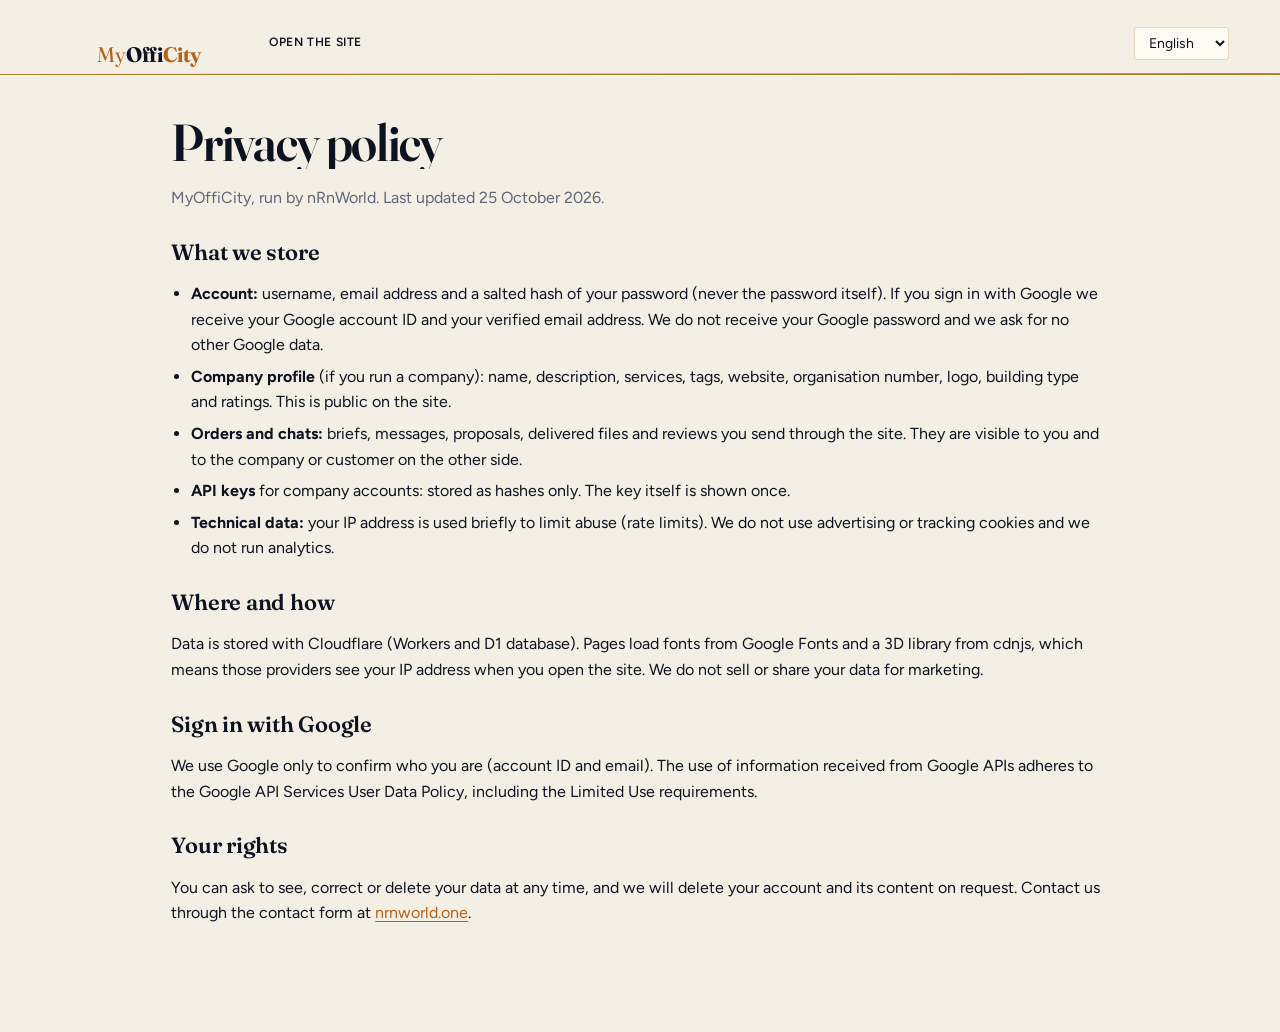
<file: market/public/privacy.html>
<!DOCTYPE html>
<html lang="en">
<head>
<meta charset="utf-8">
<meta name="viewport" content="width=device-width, initial-scale=1">
<title>Privacy · MyOffiCity</title>
<link rel="icon" href="favicon.svg" type="image/svg+xml">
<link rel="stylesheet" href="https://fonts.googleapis.com/css2?family=Fraunces:opsz,wght@9..144,400;9..144,600;9..144,700&family=Figtree:wght@400;500;600;700&display=swap">
<link rel="stylesheet" href="portal.css?v=22">
<style>.doc h2{margin-top:28px}.doc ul{padding-left:20px}.doc li{margin:6px 0}html[lang=en] [data-l=sv],html[lang=sv] [data-l=en]{display:none}.langsw{margin-left:auto}</style>
</head>
<body>
<header class="bar"><a class="brand" href="./" aria-label="MyOffiCity"><span class="word"><i>My</i><b>Offi</b><b class="c">City</b></span></a><nav id="nav"><a href="./" data-l="en">Open the site</a><a href="./" data-l="sv">Öppna sajten</a></nav><div class="bar-r"><select id="lang" aria-label="Language"><option value="en">English</option><option value="sv">Svenska</option></select></div></header>
<main class="doc">

<div data-l="en">
<h1>Privacy policy</h1>
<p class="muted">MyOffiCity, run by nRnWorld. Last updated 25 October 2026.</p>

<h2>What we store</h2>
<ul>
<li><b>Account:</b> username, email address and a salted hash of your password (never the password itself). If you sign in with Google we receive your Google account ID and your verified email address. We do not receive your Google password and we ask for no other Google data.</li>
<li><b>Company profile</b> (if you run a company): name, description, services, tags, website, organisation number, logo, building type and ratings. This is public on the site.</li>
<li><b>Orders and chats:</b> briefs, messages, proposals, delivered files and reviews you send through the site. They are visible to you and to the company or customer on the other side.</li>
<li><b>API keys</b> for company accounts: stored as hashes only. The key itself is shown once.</li>
<li><b>Technical data:</b> your IP address is used briefly to limit abuse (rate limits). We do not use advertising or tracking cookies and we do not run analytics.</li>
</ul>

<h2>Where and how</h2>
<p>Data is stored with Cloudflare (Workers and D1 database). Pages load fonts from Google Fonts and a 3D library from cdnjs, which means those providers see your IP address when you open the site. We do not sell or share your data for marketing.</p>

<h2>Sign in with Google</h2>
<p>We use Google only to confirm who you are (account ID and email). The use of information received from Google APIs adheres to the Google API Services User Data Policy, including the Limited Use requirements.</p>

<h2>Your rights</h2>
<p>You can ask to see, correct or delete your data at any time, and we will delete your account and its content on request. Contact us through the contact form at <a href="https://nrnworld.one">nrnworld.one</a>.</p>
</div>

<div data-l="sv">
<h1>Integritetspolicy</h1>
<p class="muted">MyOffiCity drivs av nRnWorld. Senast uppdaterad 25 oktober 2026.</p>

<h2>Vad vi sparar</h2>
<ul>
<li><b>Konto:</b> användarnamn, e-postadress och ett saltat hash av ditt lösenord (aldrig själva lösenordet). Om du loggar in med Google får vi ditt Google-konto-ID och din verifierade e-postadress. Vi får inte ditt Google-lösenord och ber inte om några andra uppgifter från Google.</li>
<li><b>Företagsprofil</b> (om du driver ett företag): namn, beskrivning, tjänster, taggar, hemsida, organisationsnummer, logotyp, byggnadstyp och betyg. Detta är offentligt på sajten.</li>
<li><b>Beställningar och chattar:</b> beställningstexter, meddelanden, förslag, levererade filer och omdömen som du skickar via sajten. De syns för dig och för företaget eller kunden på andra sidan.</li>
<li><b>API-nycklar</b> för företagskonton: sparas bara som hash. Själva nyckeln visas en gång.</li>
<li><b>Teknisk data:</b> din IP-adress används kort för att begränsa missbruk (hastighetsgränser). Vi använder inga reklam- eller spårningskakor och kör ingen statistik.</li>
</ul>

<h2>Var och hur</h2>
<p>Data lagras hos Cloudflare (Workers och databasen D1). Sidorna hämtar typsnitt från Google Fonts och ett 3D-bibliotek från cdnjs, vilket betyder att de leverantörerna ser din IP-adress när du öppnar sajten. Vi säljer eller delar inte dina uppgifter för marknadsföring.</p>

<h2>Logga in med Google</h2>
<p>Vi använder bara Google för att bekräfta vem du är (konto-ID och e-post). Användningen av information som tas emot från Googles API:er följer Google API Services User Data Policy, inklusive kraven på begränsad användning.</p>

<h2>Dina rättigheter</h2>
<p>Du kan när som helst be om att se, rätta eller radera dina uppgifter, och vi raderar ditt konto och dess innehåll på begäran. Kontakta oss via kontaktformuläret på <a href="https://nrnworld.one">nrnworld.one</a>.</p>
</div>

</main>
<script>
(function () {
  var l; try { l = localStorage.getItem('nrn.market.lang'); } catch (e) { l = null; }
  if (l !== 'sv' && l !== 'en') l = (navigator.language || 'en').toLowerCase().indexOf('sv') === 0 ? 'sv' : 'en';
  var set = function (x) { document.documentElement.lang = x; document.title = x === 'sv' ? 'Integritet · MyOffiCity' : 'Privacy · MyOffiCity'; document.getElementById('lang').value = x; };
  set(l);
  document.getElementById('lang').onchange = function (e) { l = e.target.value; try { localStorage.setItem('nrn.market.lang', l); } catch (x) { /* privat läge */ } set(l); };
})();
</script>
</body>
</html>
</file>
<file: market/public/portal.css>
/* MyOffiCity: papper, bläck och tegel. Platta ytor, tunna linjer, hårda skuggor, inga gradienter. */
:root {
    --bg: #efeadf;
    --card: #faf7f0;
    --ink: #1a1b1e;
    --mut: #6c675c;
    --line: #d9d2c2;
    --acc: #c4451c;
    --sign: #e8582b;
    --ok: #2e7d4f;
    --warn: #a8691a;
    --bad: #b3261e;
    --r: 3px;
    --serif: Fraunces, Georgia, "Times New Roman", serif;
    --sans: Figtree, system-ui, "Segoe UI", Roboto, sans-serif
}

@media (prefers-color-scheme:dark) {
    :root {
        --bg: #16150f;
        --card: #1e1d17;
        --ink: #eee8d9;
        --mut: #9b9482;
        --line: #38352b;
        --acc: #f0804f;
        --sign: #f0804f;
        --ok: #6cc08b;
        --warn: #e0a24d;
        --bad: #f08c84
    }
}

* {
    box-sizing: border-box
}

html {
    scroll-behavior: smooth
}

body {
    margin: 0;
    background: var(--bg);
    color: var(--ink);
    font: 16px/1.6 var(--sans);
    -webkit-font-smoothing: antialiased
}

a {
    color: var(--acc);
    text-underline-offset: 3px
}

::selection {
    background: var(--acc);
    color: #fff
}

:focus-visible {
    outline: 2px solid var(--acc);
    outline-offset: 2px
}

.bar {
    display: flex;
    align-items: center;
    gap: 26px;
    padding: 14px max(18px, 4vw);
    background: var(--bg);
    border-bottom: 1px solid var(--ink);
    position: sticky;
    top: 0;
    z-index: 5;
    flex-wrap: wrap
}

.brand {
    display: flex;
    align-items: center;
    gap: 10px;
    text-decoration: none;
    color: var(--ink)
}

.mark {
    width: 34px;
    height: 34px;
    display: block
}

.mark .sign {
    fill: var(--sign)
}

.mark .win {
    fill: var(--bg)
}

.word {
    font: 400 25px/1 var(--serif);
    letter-spacing: -.01em;
    font-variation-settings: "opsz" 72
}

.word i {
    font-style: normal;
    font-weight: 400
}

.word b {
    font-weight: 700
}

.word .c {
    color: var(--acc)
}

#nav {
    display: flex;
    gap: 4px 22px;
    flex: 1;
    flex-wrap: wrap
}

#nav a {
    padding: 6px 0;
    color: var(--ink);
    text-decoration: none;
    font-weight: 600;
    font-size: 12.5px;
    letter-spacing: .07em;
    text-transform: uppercase;
    border-bottom: 2px solid transparent
}

#nav a:hover {
    border-color: var(--line)
}

#nav a.on {
    border-color: var(--acc)
}

.bar-r {
    display: flex;
    align-items: center;
    gap: 12px;
    font-size: 14px
}

select,
input,
textarea {
    font: inherit;
    color: inherit;
    background: var(--card);
    border: 1px solid var(--line);
    border-radius: var(--r);
    padding: 10px 12px;
    width: 100%
}

select:hover,
input:hover,
textarea:hover {
    border-color: var(--mut)
}

.bar-r select {
    width: auto;
    padding: 6px 10px
}

textarea {
    resize: vertical;
    min-height: 90px
}

label {
    display: block;
    margin: 14px 0 5px;
    font-weight: 700;
    font-size: 11.5px;
    letter-spacing: .07em;
    text-transform: uppercase;
    color: var(--mut)
}

main {
    max-width: 1040px;
    margin: 0 auto;
    padding: 40px max(18px, 4vw) 90px
}

h1 {
    font: 600 clamp(32px, 5vw, 52px)/1.04 var(--serif);
    letter-spacing: -.025em;
    margin: 0 0 10px;
    font-variation-settings: "opsz" 144
}

h2 {
    font: 600 22px/1.2 var(--serif);
    letter-spacing: -.01em;
    margin: 0 0 8px
}

.muted {
    color: var(--mut)
}

.small {
    font-size: 13.5px
}

main>p.muted {
    max-width: 62ch;
    font-size: 17px
}

.card {
    background: var(--card);
    border: 1px solid var(--line);
    border-radius: var(--r);
    padding: 22px;
    margin-top: 16px
}

.grid {
    display: grid;
    grid-template-columns: repeat(auto-fill, minmax(280px, 1fr));
    gap: 16px;
    margin-top: 16px
}

.grid .card {
    margin: 0;
    display: flex;
    flex-direction: column;
    gap: 8px;
    transition: transform .15s, box-shadow .15s, border-color .15s
}

.grid a.card:hover,
.grid .card:hover {
    border-color: var(--ink)
}

.btn {
    display: inline-flex;
    align-items: center;
    justify-content: center;
    gap: 6px;
    border: 1px solid var(--ink);
    background: var(--ink);
    color: var(--bg);
    padding: 10px 20px;
    border-radius: var(--r);
    font: 700 13px var(--sans);
    letter-spacing: .06em;
    text-transform: uppercase;
    cursor: pointer;
    text-decoration: none;
    transition: background .15s, color .15s, border-color .15s, transform .15s, box-shadow .15s
}

.btn:hover {
    background: var(--acc);
    border-color: var(--acc);
    color: #fff
}

.btn:active {
    transform: translateY(1px)
}

.btn.ghost {
    background: transparent;
    color: var(--ink)
}

.btn.ghost:hover {
    background: var(--ink);
    border-color: var(--ink);
    color: var(--bg)
}

.btn.sm {
    padding: 6px 12px;
    font-size: 11.5px
}

.btn:disabled {
    opacity: .45;
    cursor: default;
    pointer-events: none
}

.row {
    display: flex;
    gap: 10px;
    align-items: center;
    flex-wrap: wrap
}

.sp {
    justify-content: space-between
}

.chip {
    display: inline-block;
    padding: 2px 9px;
    border-radius: 99px;
    border: 1px solid var(--line);
    background: transparent;
    color: var(--ink);
    font-size: 12px;
    font-weight: 600
}

.pill {
    display: inline-block;
    padding: 2px 9px;
    border-radius: 2px;
    font-size: 11px;
    font-weight: 800;
    letter-spacing: .06em;
    text-transform: uppercase;
    border: 1px solid var(--line);
    color: var(--mut)
}

.pill.ok {
    border-color: var(--ok);
    color: var(--ok)
}

.pill.warn {
    border-color: var(--warn);
    color: var(--warn)
}

.err {
    border-left: 3px solid var(--bad);
    background: color-mix(in srgb, var(--bad) 9%, transparent);
    color: var(--bad);
    padding: 10px 14px;
    margin-top: 12px;
    font-size: 14px
}

.two {
    display: grid;
    grid-template-columns: 1fr 1fr;
    gap: 14px
}

.list {
    display: flex;
    flex-direction: column;
    gap: 8px;
    margin-top: 16px
}

.item {
    display: flex;
    justify-content: space-between;
    gap: 12px;
    align-items: center;
    background: var(--card);
    border: 1px solid var(--line);
    border-radius: var(--r);
    padding: 14px 16px;
    text-decoration: none;
    color: inherit
}

.item:hover {
    border-color: var(--ink)
}

.msgs {
    display: flex;
    flex-direction: column;
    gap: 8px;
    max-height: 300px;
    overflow: auto;
    margin: 12px 0
}

.msg {
    max-width: 85%;
    background: var(--bg);
    border: 1px solid var(--line);
    border-radius: var(--r);
    padding: 8px 12px;
    align-self: flex-start
}

.msg.me {
    align-self: flex-end;
    background: var(--ink);
    color: var(--bg);
    border-color: var(--ink)
}

.msg small {
    display: block;
    color: var(--mut);
    font-size: 11px;
    letter-spacing: .04em
}

.msg.me small {
    color: color-mix(in srgb, var(--bg) 65%, transparent)
}

.msg p {
    margin: 0;
    white-space: pre-wrap
}

.gal {
    display: grid;
    grid-template-columns: repeat(auto-fill, minmax(230px, 1fr));
    gap: 16px;
    margin-top: 14px
}

.var {
    border: 1px solid var(--line);
    border-radius: var(--r);
    overflow: hidden;
    background: var(--card)
}

.var.chosen {
    border-color: var(--ok);
    box-shadow: 4px 4px 0 var(--ok)
}

.prev {
    position: relative;
    height: 190px;
    overflow: hidden;
    background: #fff;
    border-bottom: 1px solid var(--line)
}

.prev iframe {
    position: absolute;
    left: 0;
    top: 0;
    width: 1280px;
    height: 800px;
    border: 0;
    transform: scale(var(--s, .18));
    transform-origin: 0 0;
    pointer-events: none;
    background: #fff
}

.vinfo {
    padding: 12px 14px
}

.viewer {
    position: fixed;
    inset: 0;
    z-index: 50;
    background: rgba(20, 19, 15, .9);
    display: flex;
    flex-direction: column;
    padding: 14px;
    gap: 10px
}

.vbar {
    display: flex;
    align-items: center;
    gap: 10px;
    flex-wrap: wrap;
    color: #fff
}

.vbar .tabs {
    display: flex;
    gap: 6px;
    flex: 1;
    flex-wrap: wrap
}

.vbar button {
    border: 1px solid rgba(255, 255, 255, .3);
    background: transparent;
    color: #fff;
    border-radius: var(--r);
    padding: 5px 10px;
    cursor: pointer;
    font-size: 12px
}

.vbar button.on {
    background: #fff;
    color: #111
}

.vbody {
    flex: 1;
    display: flex;
    justify-content: center;
    min-height: 0
}

.vbody iframe {
    width: 100%;
    height: 100%;
    border: 0;
    border-radius: var(--r);
    background: #fff
}

#toast {
    position: fixed;
    left: 50%;
    bottom: 26px;
    transform: translateX(-50%) translateY(20px);
    background: var(--ink);
    color: var(--bg);
    padding: 11px 18px;
    border-radius: var(--r);
    box-shadow: 4px 4px 0 var(--acc);
    opacity: 0;
    pointer-events: none;
    transition: .2s;
    z-index: 60;
    max-width: 90vw;
    font-weight: 600;
    font-size: 14px
}

#toast.on {
    opacity: 1;
    transform: translateX(-50%)
}

.stars {
    color: var(--acc);
    letter-spacing: 1px
}

.btn-chip {
    border: 1px solid var(--line);
    background: transparent;
    cursor: pointer;
    color: var(--ink);
    font: inherit;
    font-size: 12px;
    font-weight: 700
}

.btn-chip.on,
.chip.on {
    background: var(--ink);
    color: var(--bg);
    border-color: var(--ink)
}

.rev {
    padding: 12px 0;
    border-top: 1px solid var(--line)
}

.rev:first-of-type {
    border-top: 0
}

.rev p {
    margin: 4px 0 0
}

.tag {
    display: inline-block;
    border: 1px solid var(--line);
    border-radius: 99px;
    padding: 1px 10px;
    font-size: 12px;
    font-weight: 600
}

/* stadskartan */
.city-wrap {
    position: relative;
    margin-top: 22px
}

.city {
    height: min(66vh, 640px);
    min-height: 380px;
    overflow: hidden;
    position: relative;
    background: #c5d3da;
    border: 1px solid var(--ink);
    isolation: isolate
}

.city-host {
    position: absolute;
    inset: 0
}

.city-host canvas {
    display: block;
    width: 100%;
    height: 100%;
    cursor: grab;
    touch-action: none
}

.city-host #overlay {
    display: none
}

.city-bar {
    display: flex;
    align-items: baseline;
    gap: 12px;
    margin: 12px 0 10px;
    flex-wrap: wrap
}

.city-bar b {
    font: 600 22px var(--serif)
}

.city-bar .btn.sm {
    padding: 4px 11px
}

#mq {
    margin-bottom: 12px;
    padding: 13px 15px;
    font-size: 16px;
    border-color: var(--ink)
}

.city-res {
    display: flex;
    flex-wrap: wrap;
    gap: 6px;
    align-items: center;
    margin-bottom: 6px
}

.city-res .chip {
    cursor: pointer;
    font: inherit;
    font-size: 13px;
    font-weight: 600;
    color: var(--ink)
}

.city-res .chip:hover {
    border-color: var(--ink)
}

.city-card {
    position: absolute;
    right: 16px;
    top: 16px;
    width: min(350px, calc(100% - 32px));
    max-height: calc(100% - 32px);
    overflow: auto;
    background: var(--card);
    border: 1px solid var(--ink);
    box-shadow: 6px 6px 0 var(--acc);
    padding: 20px
}

.city-card h2 {
    margin-top: 0;
    font-size: 26px
}

.city-tip {
    position: absolute;
    left: 14px;
    bottom: 12px;
    background: var(--ink);
    color: var(--bg);
    padding: 3px 10px;
    pointer-events: none;
    font-size: 12px;
    letter-spacing: .03em
}

.choose {
    text-align: left;
    cursor: pointer;
    color: inherit;
    font: inherit;
    width: 100%;
    transition: transform .15s, box-shadow .15s, border-color .15s
}

.choose:hover {
    border-color: var(--ink);
    transform: translate(-3px, -3px);
    box-shadow: 6px 6px 0 var(--acc)
}

.choose h2 {
    font-size: 28px
}

@media(max-width:700px) {
    .two {
        grid-template-columns: 1fr
    }

    .city-card {
        position: static;
        width: auto;
        max-height: none;
        margin-top: 12px
    }

    .bar {
        gap: 12px
    }

    .word {
        font-size: 21px
    }
}

@media(prefers-reduced-motion:reduce) {
    * {
        transition: none !important;
        scroll-behavior: auto !important
    }
}

.city-res {
    flex-wrap: nowrap;
    overflow-x: auto;
    padding-bottom: 8px;
    scrollbar-width: thin
}

.city-res .chip {
    white-space: nowrap;
    flex: 0 0 auto
}

.city-res .chip.on {
    background: var(--ink);
    color: var(--bg);
    border-color: var(--ink)
}

.city-res .chip.on .muted {
    color: inherit;
    opacity: .7
}

.city-res>span {
    white-space: nowrap;
    flex: 0 0 auto
}

.showcase {
    margin-top: 54px;
    border-top: 1px solid var(--ink);
    padding-top: 22px
}

.rail-wrap {
    position: relative;
    display: flex;
    align-items: stretch;
    gap: 8px
}

.rail {
    display: flex;
    gap: 16px;
    overflow-x: auto;
    scroll-snap-type: x mandatory;
    padding: 4px 2px 14px;
    flex: 1;
    scrollbar-width: thin
}

.rail-btn {
    align-self: center;
    flex: 0 0 auto
}

.co {
    flex: 0 0 min(300px, 82vw);
    scroll-snap-align: start;
    background: var(--card);
    border: 1px solid var(--line);
    border-radius: var(--r);
    padding: 18px;
    display: flex;
    flex-direction: column;
    gap: 8px;
    min-height: 290px;
    transition: transform .15s, box-shadow .15s, border-color .15s
}

.co:hover {
    border-color: var(--ink);
    transform: translate(-2px, -2px);
    box-shadow: 5px 5px 0 var(--acc)
}

.co h3 {
    font: 600 24px/1.1 var(--serif);
    margin: 2px 0 0;
    letter-spacing: -.01em
}

.co p {
    margin: 0
}

.co-tag {
    font-weight: 600
}

.co-top {
    display: flex;
    justify-content: space-between;
    align-items: center;
    gap: 8px
}

.co-tier {
    font-size: 11px;
    font-weight: 800;
    letter-spacing: .07em;
    text-transform: uppercase;
    border: 1px solid var(--ink);
    padding: 1px 7px
}

.co-tier.t1 {
    background: var(--ink);
    color: var(--bg)
}

.co-tier.t2 {
    background: var(--acc);
    border-color: var(--acc);
    color: #fff
}

.co-svc {
    list-style: none;
    margin: 2px 0 8px;
    padding: 0;
    font-size: 14px;
    border-top: 1px solid var(--line)
}

.co-svc li {
    display: flex;
    justify-content: space-between;
    gap: 10px;
    padding: 6px 0;
    border-bottom: 1px solid var(--line)
}

.co-svc b {
    white-space: nowrap
}

/* logotyp: märket överst, namnet precis under; My + City orange */
.brand {
    flex-direction: column;
    align-items: center;
    gap: 3px;
    line-height: 1
}

.mark {
    width: 38px;
    height: 38px
}

.word {
    font-size: 21px;
    letter-spacing: -.01em;
    white-space: nowrap
}

.word i,
.word .c {
    color: var(--acc)
}

.bar {
    align-items: center
}

@media(max-width:700px) {
    .word {
        font-size: 18px
    }

    .mark {
        width: 32px;
        height: 32px
    }
}

.roof {
    display: block;
    width: calc(100% + 12px);
    height: 14px;
    color: var(--acc);
    margin-bottom: 1px
}

.brand {
    padding: 0 2px
}

.roof {
    height: 22px
}

/* tak: triangel som går ner till headerns raka linje och ramar in märke + namn */
.bar {
    align-items: flex-end;
    padding-top: 12px;
    padding-bottom: 0
}

.brand {
    position: relative;
    padding: 30px 36px 9px;
    margin-left: -4px
}

.roof {
    position: absolute;
    left: 0;
    top: 0;
    width: 100%;
    height: 100%;
    margin: 0;
    color: var(--acc);
    pointer-events: none
}

#nav,
.bar-r {
    padding-bottom: 14px
}

@media(max-width:700px) {
    .brand {
        padding: 24px 26px 7px
    }
}

.brand {
    padding: 32px 50px 9px
}

@media(max-width:700px) {
    .brand {
        padding: 26px 36px 7px
    }
}

.roof {
    color: var(--ink)
}

#nav {
    gap: 4px 16px
}

#nav a {
    font-size: 12px;
    letter-spacing: .05em
}

.bar {
    gap: 18px
}

.co {
    padding-top: 0;
    overflow: hidden
}

.co-img {
    margin: 0 -18px 6px;
    aspect-ratio: 13/9;
    background: #c5d3da;
    border-bottom: 1px solid var(--ink);
    overflow: hidden
}

.co-img img {
    display: block;
    width: 100%;
    height: 100%;
    object-fit: cover;
    opacity: 0;
    transition: opacity .4s
}

.co-img img.on {
    opacity: 1
}

/* kategorier i företagslistan */
.cats {
    display: flex;
    flex-wrap: wrap;
    gap: 8px;
    margin-top: 14px
}

.cat {
    font: 600 13px var(--sans);
    letter-spacing: .04em;
    background: var(--card);
    color: var(--ink);
    border: 1px solid var(--ink);
    padding: 9px 16px;
    cursor: pointer;
    border-radius: var(--r);
    transition: background .15s, color .15s, transform .15s, box-shadow .15s
}

.cat small {
    opacity: .6;
    margin-left: 4px;
    font-weight: 700
}

.cat:hover {
    transform: translate(-1px, -1px);
    box-shadow: 3px 3px 0 var(--acc)
}

.cat.on {
    background: var(--ink);
    color: var(--bg)
}

.subtags {
    display: flex;
    flex-wrap: wrap;
    gap: 6px;
    align-items: center;
    margin-top: 12px;
    padding-top: 12px;
    border-top: 1px solid var(--line)
}

.subtags .btn-chip {
    padding: 3px 11px;
    font-size: 13px
}

/* ============ LYXLAGER: midnatt, guld och koppar + animationer ============ */
:root {
    --bg: #f4efe4;
    --card: #fffdf8;
    --ink: #0c1220;
    --mut: #5d6578;
    --line: #ddd3bd;
    --acc: #b8601a;
    --sign: #d9722a;
    --gold: #a67c2e;
    --glass: #fffdf8;
    --glow: rgba(166, 124, 46, .35)
}

@media (prefers-color-scheme:dark) {
    :root {
        --bg: #080c16;
        --card: #0e1424;
        --ink: #f3ecdc;
        --mut: #98a2ba;
        --line: rgba(255, 255, 255, .1);
        --acc: #f0a14d;
        --sign: #f0a14d;
        --gold: #d9b46a;
        --ok: #6cc08b;
        --glass: rgba(255, 255, 255, .045);
        --glow: rgba(217, 180, 106, .45)
    }
}

body {
    background: var(--bg);
    position: relative;
    overflow-x: hidden
}

@media (prefers-color-scheme:dark) {
    body {
        background: radial-gradient(1200px 700px at 15% -10%, #14203d 0%, transparent 60%), radial-gradient(900px 600px at 95% 5%, #1d1630 0%, transparent 55%), var(--bg)
    }
}

#bgfx {
    position: fixed;
    inset: 0;
    z-index: 0;
    pointer-events: none
}

.bar,
main {
    position: relative;
    z-index: 2
}

.bar {
    background: color-mix(in srgb, var(--bg) 82%, transparent);
    backdrop-filter: blur(14px) saturate(1.3);
    -webkit-backdrop-filter: blur(14px) saturate(1.3);
    border-bottom: 1px solid var(--gold);
    z-index: 6
}

.bar::after {
    content: "";
    position: absolute;
    left: 0;
    right: 0;
    bottom: -1px;
    height: 2px;
    background: linear-gradient(90deg, transparent 0%, var(--gold) 45%, #fff6 50%, var(--gold) 55%, transparent 100%);
    background-size: 220% 100%;
    animation: sheen 6s linear infinite;
    opacity: .9;
    pointer-events: none
}

@keyframes sheen {
    from {
        background-position: 120% 0
    }

    to {
        background-position: -120% 0
    }
}

.roof {
    color: var(--gold);
    filter: drop-shadow(0 0 6px var(--glow))
}

#nav a.on {
    border-color: var(--gold)
}

h1 {
    background: linear-gradient(100deg, var(--ink) 38%, var(--gold) 50%, var(--ink) 62%);
    background-size: 260% 100%;
    -webkit-background-clip: text;
    background-clip: text;
    -webkit-text-fill-color: transparent;
    color: transparent;
    animation: sheen 9s ease-in-out infinite alternate
}

h2 {
    color: var(--ink)
}

.muted {
    color: var(--mut)
}

label {
    color: var(--gold)
}

/* kort: glas, guldkant, spotlight */
.card,
.co,
.cat,
.item,
.var {
    background: var(--glass);
    border: 1px solid color-mix(in srgb, var(--gold) 30%, transparent);
    position: relative
}

@media (prefers-color-scheme:dark) {

    .card,
    .co,
    .item,
    .var {
        backdrop-filter: blur(8px);
        -webkit-backdrop-filter: blur(8px)
    }
}

.card::before,
.co::before,
.choose::before {
    content: "";
    position: absolute;
    inset: 0;
    pointer-events: none;
    opacity: 0;
    transition: opacity .25s;
    background: radial-gradient(260px circle at var(--mx, 50%) var(--my, 50%), var(--glow), transparent 62%);
    mix-blend-mode: soft-light
}

.card:hover::before,
.co:hover::before,
.choose:hover::before {
    opacity: 1
}

.card,
.co {
    overflow: hidden
}

.grid .card:hover,
.co:hover,
.item:hover {
    border-color: var(--gold);
    box-shadow: 0 18px 50px -22px var(--glow)
}

.choose:hover {
    transform: translateY(-4px);
    box-shadow: 0 22px 60px -24px var(--glow);
    border-color: var(--gold)
}

/* knappar: guld med ljussvep */
.btn {
    background: var(--gold);
    border-color: var(--gold);
    color: #0a0e18;
    position: relative;
    overflow: hidden;
    isolation: isolate
}

.btn::after {
    content: "";
    position: absolute;
    top: 0;
    bottom: 0;
    width: 60%;
    left: -80%;
    background: linear-gradient(100deg, transparent, rgba(255, 255, 255, .55), transparent);
    transform: skewX(-20deg);
    transition: left .6s
}

.btn:hover {
    background: var(--acc);
    border-color: var(--acc);
    color: #0a0e18;
    box-shadow: 0 10px 30px -10px var(--glow)
}

.btn:hover::after {
    left: 130%
}

.btn.ghost {
    background: transparent;
    color: var(--ink);
    border-color: color-mix(in srgb, var(--gold) 70%, transparent)
}

.btn.ghost:hover {
    background: var(--gold);
    color: #0a0e18;
    border-color: var(--gold)
}

.cat {
    color: var(--ink);
    border-color: color-mix(in srgb, var(--gold) 45%, transparent)
}

.cat.on {
    background: var(--gold);
    color: #0a0e18;
    border-color: var(--gold)
}

.cat:hover {
    box-shadow: 0 8px 24px -10px var(--glow);
    transform: translateY(-2px)
}

.btn-chip.on,
.chip.on {
    background: var(--gold);
    color: #0a0e18;
    border-color: var(--gold)
}

.city-res .chip.on {
    background: var(--gold);
    color: #0a0e18;
    border-color: var(--gold)
}

.co-tier {
    border-color: var(--gold);
    color: var(--gold)
}

.co-tier.t1 {
    background: transparent;
    color: var(--gold);
    box-shadow: inset 0 0 0 1px var(--gold)
}

.co-tier.t2 {
    background: var(--gold);
    color: #0a0e18;
    border-color: var(--gold)
}

.showcase {
    border-top: 1px solid color-mix(in srgb, var(--gold) 55%, transparent)
}

.stars {
    color: var(--gold)
}

select,
input,
textarea {
    background: color-mix(in srgb, var(--card) 90%, transparent);
    border-color: color-mix(in srgb, var(--gold) 28%, transparent)
}

input:focus,
textarea:focus,
select:focus {
    outline: none;
    border-color: var(--gold);
    box-shadow: 0 0 0 3px color-mix(in srgb, var(--gold) 25%, transparent)
}

#mq {
    border-color: color-mix(in srgb, var(--gold) 60%, transparent)
}

.msg.me {
    background: var(--gold);
    color: #0a0e18;
    border-color: var(--gold)
}

.msg.me small {
    color: rgba(10, 14, 24, .65)
}

#toast {
    background: var(--gold);
    color: #0a0e18;
    box-shadow: 0 12px 40px -12px var(--glow)
}

.err {
    border-left-color: var(--bad)
}

/* 3D-ramen: guldkant med hörnmarkeringar och mjuk glöd */
.city {
    border: 1px solid color-mix(in srgb, var(--gold) 65%, transparent);
    box-shadow: 0 40px 90px -40px var(--glow), 0 0 0 1px rgba(0, 0, 0, .35);
    background: #0d1424
}

.city::before,
.city::after {
    content: "";
    position: absolute;
    width: 26px;
    height: 26px;
    z-index: 3;
    pointer-events: none;
    border: 2px solid var(--gold)
}

.city::before {
    left: 8px;
    top: 8px;
    border-right: 0;
    border-bottom: 0
}

.city::after {
    right: 8px;
    bottom: 8px;
    border-left: 0;
    border-top: 0
}

.city-tip {
    background: color-mix(in srgb, var(--bg) 80%, transparent);
    color: var(--gold);
    border: 1px solid color-mix(in srgb, var(--gold) 40%, transparent);
    backdrop-filter: blur(6px)
}

.city-card {
    background: color-mix(in srgb, var(--card) 92%, transparent);
    border: 1px solid var(--gold);
    box-shadow: 0 30px 70px -20px rgba(0, 0, 0, .6), 0 0 0 1px rgba(0, 0, 0, .3);
    backdrop-filter: blur(10px);
    animation: pop .35s cubic-bezier(.2, .8, .2, 1)
}

@keyframes pop {
    from {
        opacity: 0;
        transform: translateY(10px) scale(.97)
    }

    to {
        opacity: 1;
        transform: none
    }
}

.co-img {
    border-bottom: 1px solid color-mix(in srgb, var(--gold) 50%, transparent)
}

.co-img img {
    transform: scale(1.04);
    transition: opacity .5s, transform 1.2s cubic-bezier(.2, .7, .2, 1)
}

.co:hover .co-img img {
    transform: scale(1.1)
}

/* animationer */
#app.pg {
    animation: pageIn .7s cubic-bezier(.2, .7, .2, 1)
}

@keyframes pageIn {
    from {
        opacity: 0;
        transform: translateY(16px);
        filter: blur(5px)
    }

    to {
        opacity: 1;
        transform: none;
        filter: none
    }
}

.rv {
    opacity: 0;
    transform: translateY(22px);
    transition: opacity .8s cubic-bezier(.2, .7, .2, 1) var(--d, 0ms), transform .8s cubic-bezier(.2, .7, .2, 1) var(--d, 0ms)
}

.rv.in {
    opacity: 1;
    transform: none
}

.brand .mark {
    animation: floaty 5s ease-in-out infinite
}

@keyframes floaty {

    0%,
    100% {
        transform: translateY(0)
    }

    50% {
        transform: translateY(-2px)
    }
}

.mark .sign {
    animation: blink 3.2s ease-in-out infinite
}

@keyframes blink {

    0%,
    100% {
        opacity: 1
    }

    50% {
        opacity: .45
    }
}

@media (prefers-reduced-motion:reduce) {
    .rv {
        opacity: 1;
        transform: none
    }

    h1 {
        animation: none;
        -webkit-text-fill-color: currentColor;
        background: none;
        color: var(--ink)
    }

    .bar::after,
    .brand .mark,
    .mark .sign {
        animation: none
    }
}

.city-res,
.rail {
    scrollbar-width: thin;
    scrollbar-color: color-mix(in srgb, var(--gold) 70%, transparent) transparent
}

.city-res::-webkit-scrollbar,
.rail::-webkit-scrollbar {
    height: 6px;
    background: transparent
}

.city-res::-webkit-scrollbar-thumb,
.rail::-webkit-scrollbar-thumb {
    background: color-mix(in srgb, var(--gold) 65%, transparent);
    border-radius: 6px
}

.city-res::-webkit-scrollbar-button,
.rail::-webkit-scrollbar-button {
    display: none
}

/* översikt: alla företag utzoomat */
.ov {
    position: absolute;
    inset: 0;
    overflow: auto;
    padding: 14px;
    background: radial-gradient(900px 500px at 50% 0, #1a2848 0, transparent 70%), #0b1224;
    z-index: 4;
    animation: pop .35s cubic-bezier(.2, .8, .2, 1)
}

.ov-bar {
    display: flex;
    align-items: center;
    gap: 14px;
    margin-bottom: 14px;
    color: #cdd5e8;
    flex-wrap: wrap
}

.ov-grid {
    display: grid;
    grid-template-columns: repeat(auto-fill, minmax(190px, 1fr));
    gap: 14px
}

.ov-tile {
    background: transparent;
    border: 1px solid color-mix(in srgb, var(--gold) 35%, transparent);
    padding: 0 0 10px;
    color: #f3ecdc;
    cursor: pointer;
    text-align: left;
    font: inherit;
    display: flex;
    flex-direction: column;
    gap: 2px;
    transition: transform .2s, box-shadow .2s, border-color .2s
}

.ov-tile:hover {
    transform: translateY(-4px);
    border-color: var(--gold);
    box-shadow: 0 18px 40px -16px var(--glow)
}

.ov-tile b {
    padding: 8px 10px 0;
    font: 600 17px var(--serif)
}

.ov-tile small {
    padding: 0 10px;
    color: #9fb0d2;
    letter-spacing: .06em;
    text-transform: uppercase;
    font-size: 11px
}

.ov-img {
    display: block;
    aspect-ratio: 13/9;
    background: #c5d3da;
    border-bottom: 1px solid color-mix(in srgb, var(--gold) 45%, transparent);
    overflow: hidden
}

.ov-img img {
    display: block;
    width: 100%;
    height: 100%;
    object-fit: cover;
    opacity: 0;
    transition: opacity .5s, transform 1s
}

.ov-img img.on {
    opacity: 1
}

.ov-tile:hover .ov-img img {
    transform: scale(1.08)
}

/* skapa/ändra företag */
.bopts {
    display: grid;
    grid-template-columns: repeat(auto-fit, minmax(190px, 1fr));
    gap: 12px;
    margin-top: 10px
}

.bopt {
    display: flex;
    flex-direction: column;
    gap: 3px;
    margin: 0;
    padding: 0 0 12px;
    cursor: pointer;
    border: 1px solid color-mix(in srgb, var(--gold) 30%, transparent);
    text-transform: none;
    letter-spacing: 0;
    font-size: inherit;
    color: var(--ink);
    position: relative;
    transition: transform .2s, box-shadow .2s, border-color .2s
}

.bopt input {
    position: absolute;
    opacity: 0;
    pointer-events: none
}

.bopt b {
    padding: 8px 12px 0;
    font: 600 18px var(--serif)
}

.bopt small {
    padding: 0 12px;
    color: var(--mut);
    font-weight: 400;
    line-height: 1.35
}

.bimg {
    display: block;
    aspect-ratio: 7/5;
    background: #c5d3da;
    overflow: hidden;
    border-bottom: 1px solid color-mix(in srgb, var(--gold) 45%, transparent)
}

.bimg img {
    display: block;
    width: 100%;
    height: 100%;
    object-fit: cover;
    opacity: 0;
    transition: opacity .5s
}

.bimg img.on {
    opacity: 1
}

.bopt:hover {
    transform: translateY(-3px);
    box-shadow: 0 14px 34px -16px var(--glow)
}

.bopt:has(input:checked) {
    border-color: var(--gold);
    box-shadow: 0 0 0 2px var(--gold), 0 14px 34px -16px var(--glow)
}

.lg-prev {
    width: 64px;
    height: 64px;
    display: grid;
    place-items: center;
    background: rgba(128, 128, 128, .15);
    border-radius: 10px;
    overflow: hidden
}

.lg-prev img {
    max-width: 100%;
    max-height: 100%;
    object-fit: contain
}

.facts {
    margin: 8px 0
}

.facts a {
    color: var(--acc)
}

/* företagspanelen: helskärm med meny till vänster, som appen */
.dash {
    position: fixed;
    inset: 0;
    z-index: 40;
    display: grid;
    grid-template-columns: 250px 1fr;
    background: radial-gradient(1000px 600px at 20% -10%, #14203d 0, transparent 60%), var(--bg);
    animation: pop .4s cubic-bezier(.2, .8, .2, 1)
}

.dsb {
    display: flex;
    flex-direction: column;
    gap: 6px;
    padding: 18px 14px;
    border-right: 1px solid color-mix(in srgb, var(--gold) 35%, transparent);
    background: color-mix(in srgb, var(--bg) 70%, transparent);
    backdrop-filter: blur(12px);
    overflow: auto
}

.dbrand {
    display: flex;
    gap: 10px;
    align-items: center;
    padding: 4px 8px 16px
}

.dmark {
    display: grid;
    place-items: center;
    width: 40px;
    height: 40px;
    border: 1px solid var(--gold);
    color: var(--gold)
}

.dmark .mark {
    width: 26px;
    height: 26px
}

.dbrand b {
    display: block;
    font: 600 19px var(--serif)
}

.dbrand small {
    color: var(--gold);
    letter-spacing: .12em;
    text-transform: uppercase;
    font-size: 10px;
    font-weight: 700
}

.dnav {
    display: flex;
    flex-direction: column;
    gap: 4px
}

.dn {
    display: flex;
    align-items: center;
    gap: 12px;
    background: transparent;
    border: 1px solid transparent;
    color: var(--mut);
    padding: 11px 12px;
    font: 600 14px var(--sans);
    cursor: pointer;
    text-align: left;
    border-radius: var(--r);
    transition: all .18s
}

.dn svg {
    width: 19px;
    height: 19px;
    flex: 0 0 auto
}

.dn:hover {
    color: var(--ink);
    background: rgba(255, 255, 255, .04)
}

.dn.on {
    color: #0a0e18;
    background: var(--gold);
    border-color: var(--gold);
    box-shadow: 0 8px 24px -10px var(--glow)
}

.dfoot {
    margin-top: auto;
    display: flex;
    flex-direction: column;
    gap: 12px;
    padding: 12px 8px 0;
    border-top: 1px solid var(--line)
}

.dfoot a {
    color: var(--gold);
    font-size: 13px;
    text-decoration: none
}

.duser b {
    display: block
}

.duser small {
    color: var(--mut)
}

.dmain {
    display: flex;
    flex-direction: column;
    min-width: 0;
    min-height: 0
}

.dtop {
    display: flex;
    align-items: center;
    gap: 14px;
    padding: 14px 22px;
    border-bottom: 1px solid var(--line);
    flex-wrap: wrap
}

.dtop h2 {
    margin: 0;
    font: 600 28px var(--serif)
}

.dchips {
    display: flex;
    gap: 10px;
    margin-left: auto;
    flex-wrap: wrap
}

.dchip {
    border: 1px solid color-mix(in srgb, var(--gold) 35%, transparent);
    padding: 5px 12px;
    background: var(--glass);
    display: flex;
    flex-direction: column;
    min-width: 92px
}

.dchip small {
    font-size: 10px;
    letter-spacing: .1em;
    text-transform: uppercase;
    color: var(--mut);
    font-weight: 700
}

.dchip b {
    font: 600 16px var(--sans)
}

.dpane {
    flex: 1;
    min-height: 0;
    position: relative;
    display: flex;
    flex-direction: column
}

.doffice {
    position: relative;
    flex: 1;
    min-height: 0;
    background: #0d1424
}

.doffice .city-host {
    position: absolute;
    inset: 0
}

.dscroll {
    flex: 1;
    overflow: auto;
    padding: 22px
}

.dsplit {
    flex: 1;
    display: grid;
    grid-template-columns: 300px 1fr;
    min-height: 0
}

.dlist {
    overflow: auto;
    border-right: 1px solid var(--line);
    display: flex;
    flex-direction: column
}

.dlist>p.muted {
    padding: 16px;
    margin: 0
}

.dli {
    display: flex;
    flex-direction: column;
    gap: 3px;
    text-align: left;
    background: transparent;
    border: 0;
    border-bottom: 1px solid var(--line);
    color: var(--ink);
    padding: 14px 16px;
    cursor: pointer;
    font: inherit;
    transition: background .15s
}

.dli:hover,
.dli.on {
    background: color-mix(in srgb, var(--gold) 12%, transparent)
}

.dli.on {
    box-shadow: inset 3px 0 0 var(--gold)
}

.dli small {
    color: var(--mut)
}

.dli span:not(.pill) {
    color: var(--mut);
    font-size: 13px;
    white-space: nowrap;
    overflow: hidden;
    text-overflow: ellipsis
}

.dthread {
    padding: 18px;
    overflow: auto;
    display: flex;
    flex-direction: column;
    gap: 10px
}

.dthread .dmsgs {
    max-height: none;
    flex: 1;
    min-height: 200px
}

.dbrief {
    border: 1px solid var(--line);
    padding: 12px 14px;
    margin-bottom: 10px;
    background: var(--glass)
}

.dav {
    width: 54px;
    height: 54px;
    border-radius: 50%;
    display: grid;
    place-items: center;
    background: var(--c, var(--gold));
    color: #0a0e18;
    font: 700 24px var(--serif);
    margin-bottom: 8px
}

@media(max-width:820px) {
    .dash {
        grid-template-columns: 1fr;
        grid-template-rows: auto 1fr
    }

    .dsb {
        flex-direction: row;
        align-items: center;
        border-right: 0;
        border-bottom: 1px solid var(--line);
        padding: 8px;
        overflow-x: auto
    }

    .dbrand,
    .dfoot {
        display: none
    }

    .dnav {
        flex-direction: row
    }

    .dn span {
        display: none
    }

    .dn {
        padding: 10px
    }

    .dsplit {
        grid-template-columns: 1fr;
        grid-template-rows: 200px 1fr
    }

    .dtop {
        padding: 10px 14px
    }

    .dtop h2 {
        font-size: 22px
    }

    .dchips {
        margin-left: 0
    }
}

.in-dash .bar {
    display: none
}

.in-dash main {
    padding: 0;
    max-width: none
}

.dbrand {
    display: flex;
    justify-content: center;
    padding: 14px 0 0 !important;
    border-bottom: 1px solid var(--gold);
    margin: -18px -14px 12px
}

.dbrand .brand {
    padding: 30px 40px 9px
}

.dbrand .word b {
    display: inline !important;
    font: inherit !important;
    font-weight: 700 !important;
    letter-spacing: inherit !important
}

.dbrand .word {
    font-size: 20px;
    white-space: nowrap
}

.dbrand .brand {
    padding: 30px 34px 9px
}

/* teamets ID-kort */
.tm {
    text-align: left;
    cursor: pointer;
    color: inherit;
    font: inherit;
    display: flex;
    flex-direction: column;
    gap: 4px;
    padding: 0 0 16px !important
}

.tm h2,
.tm p,
.tm .tm-open {
    padding: 0 16px;
    margin: 0
}

.tm h2 {
    margin-top: 10px
}

.tm-open {
    margin-top: 8px !important;
    color: var(--gold);
    font-weight: 700;
    font-size: 12px;
    letter-spacing: .08em;
    text-transform: uppercase;
    transition: letter-spacing .2s
}

.tm:hover .tm-open {
    letter-spacing: .14em
}

.portrait-s {
    aspect-ratio: 5/4;
    overflow: hidden;
    border-bottom: 1px solid color-mix(in srgb, var(--gold) 40%, transparent)
}

.portrait-s svg {
    display: block;
    width: 100%;
    height: 100%;
    object-fit: cover
}

.portrait-s .portrait {
    transform: scale(1.15) translateY(8%);
    transform-origin: 50% 40%;
    transition: transform .6s
}

.tm:hover .portrait-s .portrait {
    transform: scale(1.25) translateY(6%)
}

.idm {
    position: fixed;
    inset: 0;
    z-index: 70;
    display: grid;
    place-items: center;
    background: rgba(4, 7, 14, .8);
    backdrop-filter: blur(8px);
    padding: 16px;
    animation: pop .3s cubic-bezier(.2, .8, .2, 1)
}

.idc {
    position: relative;
    width: min(760px, 100%);
    max-height: 94vh;
    overflow: auto;
    background: linear-gradient(160deg, #121a31, #0a0f1d 60%);
    border: 1px solid var(--gold);
    box-shadow: 0 40px 100px -30px #000, 0 0 0 1px rgba(0, 0, 0, .5), 0 0 60px -20px var(--glow);
    color: #f3ecdc
}

.idc::before {
    content: "";
    position: absolute;
    inset: 0;
    pointer-events: none;
    background: linear-gradient(115deg, transparent 35%, rgba(255, 236, 190, .10) 48%, transparent 60%);
    background-size: 260% 100%;
    animation: sheen 5s linear infinite
}

.idx {
    position: absolute;
    right: 12px;
    top: 10px;
    font-size: 22px;
    line-height: 1;
    padding: 2px 12px !important;
    z-index: 2
}

.idtop {
    display: flex;
    justify-content: space-between;
    align-items: center;
    padding: 12px 20px;
    border-bottom: 1px solid color-mix(in srgb, var(--gold) 55%, transparent);
    font: 600 18px var(--serif);
    color: var(--gold);
    padding-right: 64px
}

.idai {
    font: 700 10px var(--sans);
    letter-spacing: .14em;
    text-transform: uppercase;
    border: 1px solid var(--gold);
    padding: 3px 8px
}

.idbody {
    display: grid;
    grid-template-columns: 230px 1fr;
    gap: 22px;
    padding: 22px
}

.idphoto {
    display: flex;
    flex-direction: column;
    gap: 8px;
    align-items: center
}

.idphoto .portrait {
    width: 100%;
    display: block;
    border: 2px solid var(--gold);
    box-shadow: 0 0 0 4px rgba(0, 0, 0, .35)
}

.idphoto small {
    letter-spacing: .2em;
    color: var(--gold);
    font-weight: 700
}

.idinfo h2 {
    font: 600 34px/1.05 var(--serif);
    margin: 0 0 8px;
    color: #fff
}

.idinfo dl {
    display: grid;
    grid-template-columns: 1fr 1fr;
    gap: 12px 18px;
    margin: 16px 0
}

.idinfo dt {
    font: 700 10px var(--sans);
    letter-spacing: .14em;
    text-transform: uppercase;
    color: var(--gold);
    margin-bottom: 2px
}

.idinfo dd {
    margin: 0;
    font-weight: 600
}

.idlang,
.idbg {
    margin-top: 12px
}

.idlang dt,
.idbg dt {
    font: 700 10px var(--sans);
    letter-spacing: .14em;
    text-transform: uppercase;
    color: var(--gold);
    margin-bottom: 6px
}

.idlang .tag {
    color: #f3ecdc;
    border-color: rgba(255, 255, 255, .25)
}

.idbg p {
    margin: 0;
    line-height: 1.6;
    color: #d6d9e6
}

.idfoot {
    padding: 10px 20px;
    border-top: 1px solid color-mix(in srgb, var(--gold) 40%, transparent);
    font: 700 11px var(--sans);
    letter-spacing: .14em;
    text-transform: uppercase;
    color: var(--mut);
    text-align: center
}

@media(max-width:640px) {
    .idbody {
        grid-template-columns: 1fr
    }

    .idphoto {
        max-width: 220px;
        margin: 0 auto
    }

    .idinfo dl {
        grid-template-columns: 1fr
    }
}

/* riktiga foton på teamet */
.portrait-s .portrait {
    transform: none !important
}

.portrait-s {
    aspect-ratio: 1/1
}

.portrait-s img {
    display: block;
    width: 100%;
    height: 100%;
    object-fit: cover;
    transition: transform .6s
}

.tm:hover .portrait-s img {
    transform: scale(1.06)
}

.idphoto img.portrait {
    aspect-ratio: 1/1;
    object-fit: cover;
    width: 100%;
    display: block;
    border: 2px solid var(--gold);
    box-shadow: 0 0 0 4px rgba(0, 0, 0, .35)
}

/* team: lediga tjänster, anställningstid, hobby, sparka */
.tm.vac {
    border-style: dashed !important;
    cursor: default;
    padding-bottom: 16px !important
}

.tm.vac h2,
.tm.vac p {
    padding: 0 16px;
    margin: 0
}

.tm.vac h2 {
    margin-top: 10px
}

.tm.vac .btn {
    margin: 10px 16px 0;
    align-self: flex-start
}

.portrait-s.vacant {
    display: grid;
    place-items: center;
    background: repeating-linear-gradient(45deg, rgba(217, 180, 106, .06) 0 10px, transparent 10px 20px)
}

.portrait-s.vacant span {
    font: 300 70px/1 var(--serif);
    color: var(--gold);
    opacity: .6
}

.idinfo dd small {
    display: block;
    color: var(--mut);
    font-weight: 400;
    font-size: 12px
}

.idact {
    margin-top: 16px;
    padding-top: 14px;
    border-top: 1px solid color-mix(in srgb, var(--gold) 30%, transparent)
}

button.item {
    width: 100%;
    text-align: left;
    font: inherit;
    color: inherit;
    cursor: pointer
}

/* online AI-chatt med teamledaren (Tomas) i 3D-kontoret */
.tchat {
    position: absolute;
    right: 16px;
    bottom: 16px;
    z-index: 25;
    display: flex;
    flex-direction: column;
    align-items: flex-end;
    pointer-events: none
}

.tchat-fab {
    display: none;
    pointer-events: auto;
    align-items: center;
    gap: 9px;
    padding: 11px 18px;
    border-radius: 999px;
    border: 1px solid var(--gold);
    background: rgba(10, 15, 29, .92);
    backdrop-filter: blur(10px);
    color: #f3ecdc;
    font: 600 14px var(--sans);
    cursor: pointer;
    box-shadow: 0 12px 32px rgba(0, 0, 0, .55);
    transition: transform .15s, background .15s
}

.tchat-fab:hover {
    transform: translateY(-2px);
    background: rgba(18, 26, 49, .98)
}

.tchat-dot {
    width: 9px;
    height: 9px;
    border-radius: 50%;
    background: #3fe08f;
    box-shadow: 0 0 8px #3fe08f
}

.tchat.min .tchat-fab {
    display: inline-flex
}

.tchat.min .tchat-box {
    display: none
}

.tchat-box {
    pointer-events: auto;
    width: min(400px, calc(100vw - 32px));
    height: min(460px, 56vh);
    display: flex;
    flex-direction: column;
    background: rgba(10, 15, 29, .92);
    backdrop-filter: blur(12px);
    border: 1px solid color-mix(in srgb, var(--gold) 60%, transparent);
    border-radius: 12px;
    box-shadow: 0 24px 60px rgba(0, 0, 0, .65);
    overflow: hidden;
    color: #f3ecdc
}

.tchat-head {
    display: flex;
    align-items: center;
    justify-content: space-between;
    gap: 10px;
    padding: 10px 12px;
    border-bottom: 1px solid color-mix(in srgb, var(--gold) 30%, transparent);
    background: rgba(18, 26, 49, .75)
}

.tchat-head b {
    display: block;
    font: 600 16px var(--serif);
    color: var(--gold);
    line-height: 1.15
}

.tchat-head small {
    display: block;
    font-size: 11px;
    color: var(--mut)
}

.tchat-act {
    display: flex;
    align-items: center;
    gap: 6px
}

.tchat-modes {
    display: flex;
    border: 1px solid var(--line);
    border-radius: 6px;
    overflow: hidden
}

.tchat-modes button {
    background: transparent;
    border: 0;
    color: var(--mut);
    font: 600 11px var(--sans);
    padding: 4px 8px;
    cursor: pointer
}

.tchat-modes button.on {
    background: var(--gold);
    color: #0a0e18
}

.tchat-ico {
    background: transparent;
    border: 1px solid var(--line);
    color: var(--mut);
    border-radius: 6px;
    width: 26px;
    height: 26px;
    cursor: pointer;
    font: 600 13px var(--sans);
    display: grid;
    place-items: center
}

.tchat-ico:hover {
    color: #fff;
    border-color: var(--gold)
}

.tchat-msgs {
    flex: 1;
    overflow: auto;
    padding: 12px;
    display: flex;
    flex-direction: column;
    gap: 9px
}

.tchat-empty {
    margin: auto 6px;
    text-align: center;
    line-height: 1.5
}

.tchat-msg {
    max-width: 92%;
    align-self: flex-start;
    background: rgba(255, 255, 255, .06);
    border: 1px solid rgba(255, 255, 255, .1);
    border-radius: 10px;
    padding: 8px 11px;
    font-size: 13.5px;
    line-height: 1.45
}

.tchat-msg.me {
    align-self: flex-end;
    background: color-mix(in srgb, var(--gold) 20%, rgba(16, 22, 38, .9));
    border-color: color-mix(in srgb, var(--gold) 45%, transparent)
}

.tchat-msg.wait {
    opacity: .75;
    font-style: italic
}

.tchat-msg small {
    display: block;
    font-size: 10px;
    text-transform: uppercase;
    letter-spacing: .08em;
    color: var(--gold);
    margin-bottom: 3px;
    font-weight: 700
}

.tchat-txt {
    white-space: pre-wrap;
    word-break: break-word
}

.tchat-code {
    margin: 6px 0;
    border: 1px solid rgba(255, 255, 255, .15);
    border-radius: 6px;
    overflow: hidden;
    background: #070b14
}

.tchat-code-h {
    display: flex;
    justify-content: space-between;
    align-items: center;
    padding: 4px 8px;
    background: rgba(255, 255, 255, .06);
    font-size: 11px;
    color: var(--mut)
}

.tchat-cp {
    background: transparent;
    border: 1px solid var(--line);
    color: var(--gold);
    font: 600 10px var(--sans);
    padding: 2px 7px;
    border-radius: 4px;
    cursor: pointer
}

.tchat-code pre {
    margin: 0;
    padding: 8px;
    overflow: auto;
    max-height: 200px;
    font-size: 12px;
    line-height: 1.4
}

.tchat-foot {
    display: flex;
    gap: 8px;
    padding: 10px;
    border-top: 1px solid color-mix(in srgb, var(--gold) 25%, transparent);
    background: rgba(8, 12, 22, .85);
    align-items: flex-end
}

.tchat-foot textarea {
    flex: 1;
    resize: none;
    min-height: 38px;
    max-height: 96px;
    padding: 8px 10px;
    border-radius: 8px;
    border: 1px solid var(--line);
    background: rgba(255, 255, 255, .05);
    color: #f3ecdc;
    font: inherit;
    font-size: 13.5px
}

.tchat-foot textarea:focus {
    outline: none;
    border-color: var(--gold)
}

.tchat-tools {
    display: flex;
    gap: 4px;
    align-items: center
}

.tchat-ico.rec {
    border-color: #ff5a5a;
    color: #ff8080;
    background: rgba(255, 60, 60, .18);
    width: auto;
    padding: 0 7px;
    font-size: 11px;
    animation: tcrec 1.1s ease-in-out infinite
}

@keyframes tcrec {

    0%,
    100% {
        box-shadow: 0 0 0 0 rgba(255, 80, 80, .45)
    }

    50% {
        box-shadow: 0 0 0 5px rgba(255, 80, 80, 0)
    }
}

.tchat-att {
    display: flex;
    flex-wrap: wrap;
    gap: 8px;
    padding: 8px 10px;
    border-top: 1px solid color-mix(in srgb, var(--gold) 20%, transparent);
    background: rgba(14, 20, 36, .9)
}

.tchat-att-i {
    position: relative;
    display: inline-flex;
    align-items: center;
    gap: 6px;
    background: rgba(255, 255, 255, .06);
    border: 1px solid rgba(255, 255, 255, .15);
    border-radius: 8px;
    padding: 4px
}

.tchat-att-i img {
    height: 56px;
    max-width: 96px;
    object-fit: cover;
    border-radius: 5px;
    display: block
}

.tchat-att-i.aud {
    padding: 4px 28px 4px 6px
}

.tchat-att-i audio {
    height: 30px;
    max-width: 210px
}

.tchat-att-i small {
    font-size: 11px;
    color: var(--mut);
    max-width: 110px;
    overflow: hidden;
    text-overflow: ellipsis;
    white-space: nowrap
}

.tchat-att-i button {
    position: absolute;
    top: -6px;
    right: -6px;
    width: 20px;
    height: 20px;
    border-radius: 50%;
    border: 1px solid var(--gold);
    background: #0a0f1d;
    color: #fff;
    font: 700 12px/1 var(--sans);
    cursor: pointer;
    display: grid;
    place-items: center
}

.tchat-mimg {
    display: block;
    max-width: 100%;
    max-height: 240px;
    border-radius: 8px;
    margin: 4px 0 6px;
    cursor: zoom-in;
    border: 1px solid rgba(255, 255, 255, .15)
}

.tchat-maud {
    display: block;
    width: min(260px, 100%);
    height: 34px;
    margin: 4px 0 6px
}

.tchat-tr {
    font-size: 12px;
    color: var(--mut);
    font-style: italic;
    margin: 2px 0 4px
}

.tchat-bar {
    display: flex;
    align-items: center;
    gap: 6px;
    padding: 7px 10px;
    border-bottom: 1px solid color-mix(in srgb, var(--gold) 20%, transparent);
    background: rgba(12, 18, 34, .85)
}

.tchat-bar select {
    flex: 1;
    min-width: 0;
    padding: 4px 8px;
    border-radius: 6px;
    border: 1px solid var(--line);
    background: rgba(255, 255, 255, .06);
    color: #f3ecdc;
    font: 500 12px var(--sans)
}

.tchat-bar select option {
    background: #0c1222;
    color: #f3ecdc
}

.tchat-new {
    background: color-mix(in srgb, var(--gold) 18%, transparent);
    border: 1px solid color-mix(in srgb, var(--gold) 55%, transparent);
    color: var(--gold);
    border-radius: 6px;
    padding: 4px 9px;
    font: 600 11.5px var(--sans);
    cursor: pointer;
    white-space: nowrap
}

.tchat-new:hover {
    background: var(--gold);
    color: #0a0e18
}

.tchat-del:hover {
    border-color: #ff5a5a !important;
    color: #ff8080 !important
}

.tchat-body {
    flex: 1;
    min-height: 0;
    display: flex;
    overflow: hidden
}

.tchat-side {
    display: none
}

.tchat-main {
    flex: 1;
    min-width: 0;
    min-height: 0;
    display: flex;
    flex-direction: column
}

.tchat.full {
    position: fixed;
    inset: 0;
    right: 0;
    bottom: 0;
    z-index: 80;
    background: rgba(4, 7, 14, .82);
    backdrop-filter: blur(10px);
    padding: 20px;
    align-items: center;
    justify-content: center;
    pointer-events: auto
}

.tchat.full .tchat-box {
    width: min(1160px, 100%);
    height: 100%;
    max-height: none;
    border-radius: 14px
}

.tchat.full .tchat-bar {
    display: none
}

.tchat.full .tchat-side {
    display: flex;
    flex-direction: column;
    width: 250px;
    flex-shrink: 0;
    border-right: 1px solid color-mix(in srgb, var(--gold) 25%, transparent);
    background: rgba(8, 12, 24, .92)
}

.tchat-side-h {
    display: flex;
    align-items: center;
    justify-content: space-between;
    gap: 8px;
    padding: 12px;
    border-bottom: 1px solid rgba(255, 255, 255, .08);
    font: 700 11px var(--sans);
    text-transform: uppercase;
    letter-spacing: .1em;
    color: var(--mut)
}

.tchat-slist {
    flex: 1;
    overflow: auto;
    padding: 8px;
    display: flex;
    flex-direction: column;
    gap: 4px
}

.tchat-si {
    display: flex;
    align-items: center;
    justify-content: space-between;
    gap: 6px;
    padding: 9px 10px;
    border-radius: 8px;
    cursor: pointer;
    font-size: 13px;
    color: #d6d9e6;
    border: 1px solid transparent;
    transition: background .15s
}

.tchat-si span {
    flex: 1;
    min-width: 0;
    overflow: hidden;
    text-overflow: ellipsis;
    white-space: nowrap
}

.tchat-si:hover {
    background: rgba(255, 255, 255, .06)
}

.tchat-si.on {
    background: color-mix(in srgb, var(--gold) 18%, transparent);
    border-color: color-mix(in srgb, var(--gold) 45%, transparent);
    color: #fff;
    font-weight: 600
}

.tchat-sdel {
    background: transparent;
    border: 0;
    color: var(--mut);
    cursor: pointer;
    font-size: 16px;
    line-height: 1;
    padding: 0 4px;
    border-radius: 4px;
    opacity: .65
}

.tchat-sdel:hover {
    opacity: 1;
    color: #ff7a7a;
    background: rgba(255, 80, 80, .15)
}

.tchat.full .tchat-msgs {
    padding: 20px 24px;
    gap: 14px
}

.tchat.full .tchat-msg {
    max-width: 78%;
    font-size: 15px;
    line-height: 1.6;
    padding: 12px 16px
}

.tchat.full .tchat-mimg {
    max-height: 420px
}

.tchat.full .tchat-foot textarea {
    min-height: 48px;
    max-height: 160px;
    font-size: 15px
}

@media(max-width:720px) {
    .tchat.full .tchat-bar {
        display: flex
    }

    .tchat.full .tchat-side {
        display: none
    }
}

@media(max-width:640px) {
    .tchat {
        right: 10px;
        bottom: 10px;
        left: 10px
    }

    .tchat-box {
        width: 100%;
        height: 52vh
    }

    .tchat.full {
        padding: 8px
    }
}

/* autonoma GitHub-projekt (sprintar) */
.sp-form {
    max-width: 820px;
    display: flex;
    flex-direction: column;
    gap: 12px
}

.sp-form h2 {
    margin: 0 0 4px
}

.sp-form label {
    display: flex;
    flex-direction: column;
    gap: 4px
}

.sp-form label>span {
    font: 600 12px var(--sans);
    text-transform: uppercase;
    letter-spacing: .08em;
    color: var(--gold)
}

.sp-grid {
    display: grid;
    grid-template-columns: 1fr 220px;
    gap: 12px
}

@media(max-width:640px) {
    .sp-grid {
        grid-template-columns: 1fr
    }
}

.sp-card {
    max-width: 920px;
    margin-bottom: 18px
}

.sp-head {
    display: flex;
    justify-content: space-between;
    align-items: flex-start;
    gap: 12px;
    flex-wrap: wrap
}

.sp-head h3 {
    margin: 0;
    font: 600 20px var(--serif)
}

.sp-st-active {
    border-color: #3fe08f !important;
    color: #3fe08f !important
}

.sp-st-paused {
    border-color: #e0c23a !important;
    color: #e0c23a !important
}

.sp-st-done {
    border-color: var(--gold) !important;
    color: var(--gold) !important
}

.sp-prog {
    display: flex;
    align-items: center;
    gap: 10px;
    margin: 10px 0
}

.sp-bar {
    flex: 1;
    height: 8px;
    border-radius: 999px;
    background: rgba(255, 255, 255, .08);
    overflow: hidden
}

.sp-bar span {
    display: block;
    height: 100%;
    background: linear-gradient(90deg, var(--gold), #3fe08f);
    transition: width .35s
}

.sp-btns {
    margin-top: 12px;
    gap: 8px;
    flex-wrap: wrap
}

.sp-det {
    margin-top: 14px;
    border-top: 1px solid var(--line);
    padding-top: 10px
}

.sp-det summary {
    cursor: pointer;
    font: 600 13px var(--sans);
    color: var(--gold);
    user-select: none
}

.sp-tasks {
    display: flex;
    flex-direction: column;
    gap: 8px;
    margin-top: 10px
}

.sp-tk {
    display: flex;
    gap: 10px;
    padding: 9px 11px;
    border-radius: 8px;
    background: rgba(255, 255, 255, .03);
    border: 1px solid rgba(255, 255, 255, .08)
}

.sp-tk.done {
    border-color: rgba(63, 224, 143, .3);
    background: rgba(63, 224, 143, .05)
}

.sp-ico {
    font-size: 15px;
    line-height: 1.4
}

.sp-files {
    margin-top: 4px;
    display: flex;
    flex-wrap: wrap;
    gap: 4px
}

.sp-files code {
    font-size: 11px;
    padding: 2px 6px;
    border-radius: 4px;
    background: rgba(255, 255, 255, .07)
}

.sp-logs {
    display: flex;
    flex-direction: column;
    gap: 6px;
    margin-top: 10px;
    max-height: 240px;
    overflow: auto
}

.sp-log {
    padding: 7px 10px;
    border-radius: 6px;
    background: rgba(255, 255, 255, .03);
    font-size: 13px
}

.sp-log small {
    color: var(--mut);
    display: block;
    font-size: 11px;
    margin-bottom: 2px
}

/* GitHub-koppling direkt i Tomas-chatten (visas bara i fullskärm) */
.tchat-gh,
.tchat-gh-form {
    display: none
}

.tchat.full .tchat-gh {
    display: flex;
    align-items: center;
    gap: 8px;
    padding: 8px 14px;
    border-bottom: 1px solid color-mix(in srgb, var(--gold) 22%, transparent);
    background: rgba(14, 22, 40, .92);
    flex-wrap: wrap
}

.tchat-gh-ico {
    color: var(--gold);
    font-size: 14px;
    font-weight: 700
}

.tchat-gh select {
    flex: 1;
    min-width: 160px;
    padding: 6px 10px;
    border-radius: 6px;
    border: 1px solid var(--line);
    background: rgba(255, 255, 255, .06);
    color: #f3ecdc;
    font: 500 13px var(--sans)
}

.tchat-gh select option {
    background: #0c1222;
    color: #f3ecdc
}

.tchat-gh-btn {
    padding: 6px 11px;
    border-radius: 6px;
    border: 1px solid var(--line);
    background: rgba(255, 255, 255, .05);
    color: #f3ecdc;
    font: 600 12px var(--sans);
    cursor: pointer;
    text-decoration: none;
    white-space: nowrap
}

.tchat-gh-btn:hover {
    border-color: var(--gold);
    color: var(--gold)
}

.tchat-gh-btn.gold {
    border-color: color-mix(in srgb, var(--gold) 60%, transparent);
    color: var(--gold);
    background: color-mix(in srgb, var(--gold) 15%, transparent)
}

.tchat-gh-btn.gold:hover {
    background: var(--gold);
    color: #0a0e18
}

.tchat.full .tchat-gh-form:not([hidden]) {
    display: flex;
    flex-direction: column;
    gap: 9px;
    padding: 12px 14px;
    border-bottom: 1px solid color-mix(in srgb, var(--gold) 35%, transparent);
    background: rgba(10, 16, 32, .97)
}

.tchat-gh-form input,
.tchat-gh-form select {
    min-width: 0;
    padding: 8px 10px;
    border-radius: 6px;
    border: 1px solid var(--line);
    background: rgba(255, 255, 255, .06);
    color: #f3ecdc;
    font: 500 13px var(--sans)
}

.tchat-gh-row {
    display: flex;
    gap: 8px;
    align-items: center
}

.tchat-gh-row input {
    flex: 1;
    min-width: 0
}

.tchat-gh-row select {
    flex: 0 0 auto;
    width: 190px
}

/* infällbar sidomeny + fullskärm 3D */
.dash{transition:grid-template-columns .22s ease}
.dash.sb-min{grid-template-columns:0 1fr}
.dash.sb-min .dsb{padding:0;border-right:0;overflow:hidden;opacity:0;pointer-events:none}
.dash.fs3d{grid-template-columns:1fr}
.dash.fs3d .dsb,.dash.fs3d .dtop{display:none!important}
.dsb-tog{background:rgba(255,255,255,.05);border:1px solid color-mix(in srgb,var(--gold) 45%,transparent);color:var(--gold);border-radius:8px;width:36px;height:36px;display:grid;place-items:center;cursor:pointer;font:700 15px var(--sans);transition:background .15s,color .15s;flex-shrink:0}
.dsb-tog:hover{background:var(--gold);color:#0a0e18}
.fs3d-exit{position:fixed;top:14px;left:14px;z-index:65;padding:9px 15px;border-radius:999px;border:1px solid var(--gold);background:rgba(10,15,29,.88);backdrop-filter:blur(10px);color:#f3ecdc;font:600 13px var(--sans);cursor:pointer;box-shadow:0 10px 30px rgba(0,0,0,.55)}
.fs3d-exit:hover{background:var(--gold);color:#0a0e18}

/* Läsbara dropdown-menyer (fixar ljus text på vit bakgrund i Windows Chrome/Edge) */
select,
.tchat select,
#lang {
    color-scheme: dark;
}
select option,
select optgroup,
.tchat select option,
.tchat select optgroup,
#lang option {
    background-color: #10182b;
    color: #f3ecdc;
}
select option:checked,
.tchat select option:checked,
#lang option:checked {
    background-color: #2563eb;
    color: #ffffff;
}
@media (prefers-color-scheme: light) {
    main select {
        color-scheme: light;
    }
    main select option,
    main select optgroup {
        background-color: #ffffff;
        color: #141824;
    }
    .tchat select,
    #lang {
        color-scheme: dark;
    }
    .tchat select option,
    .tchat select optgroup,
    #lang option {
        background-color: #10182b;
        color: #f3ecdc;
    }
}
</file>
